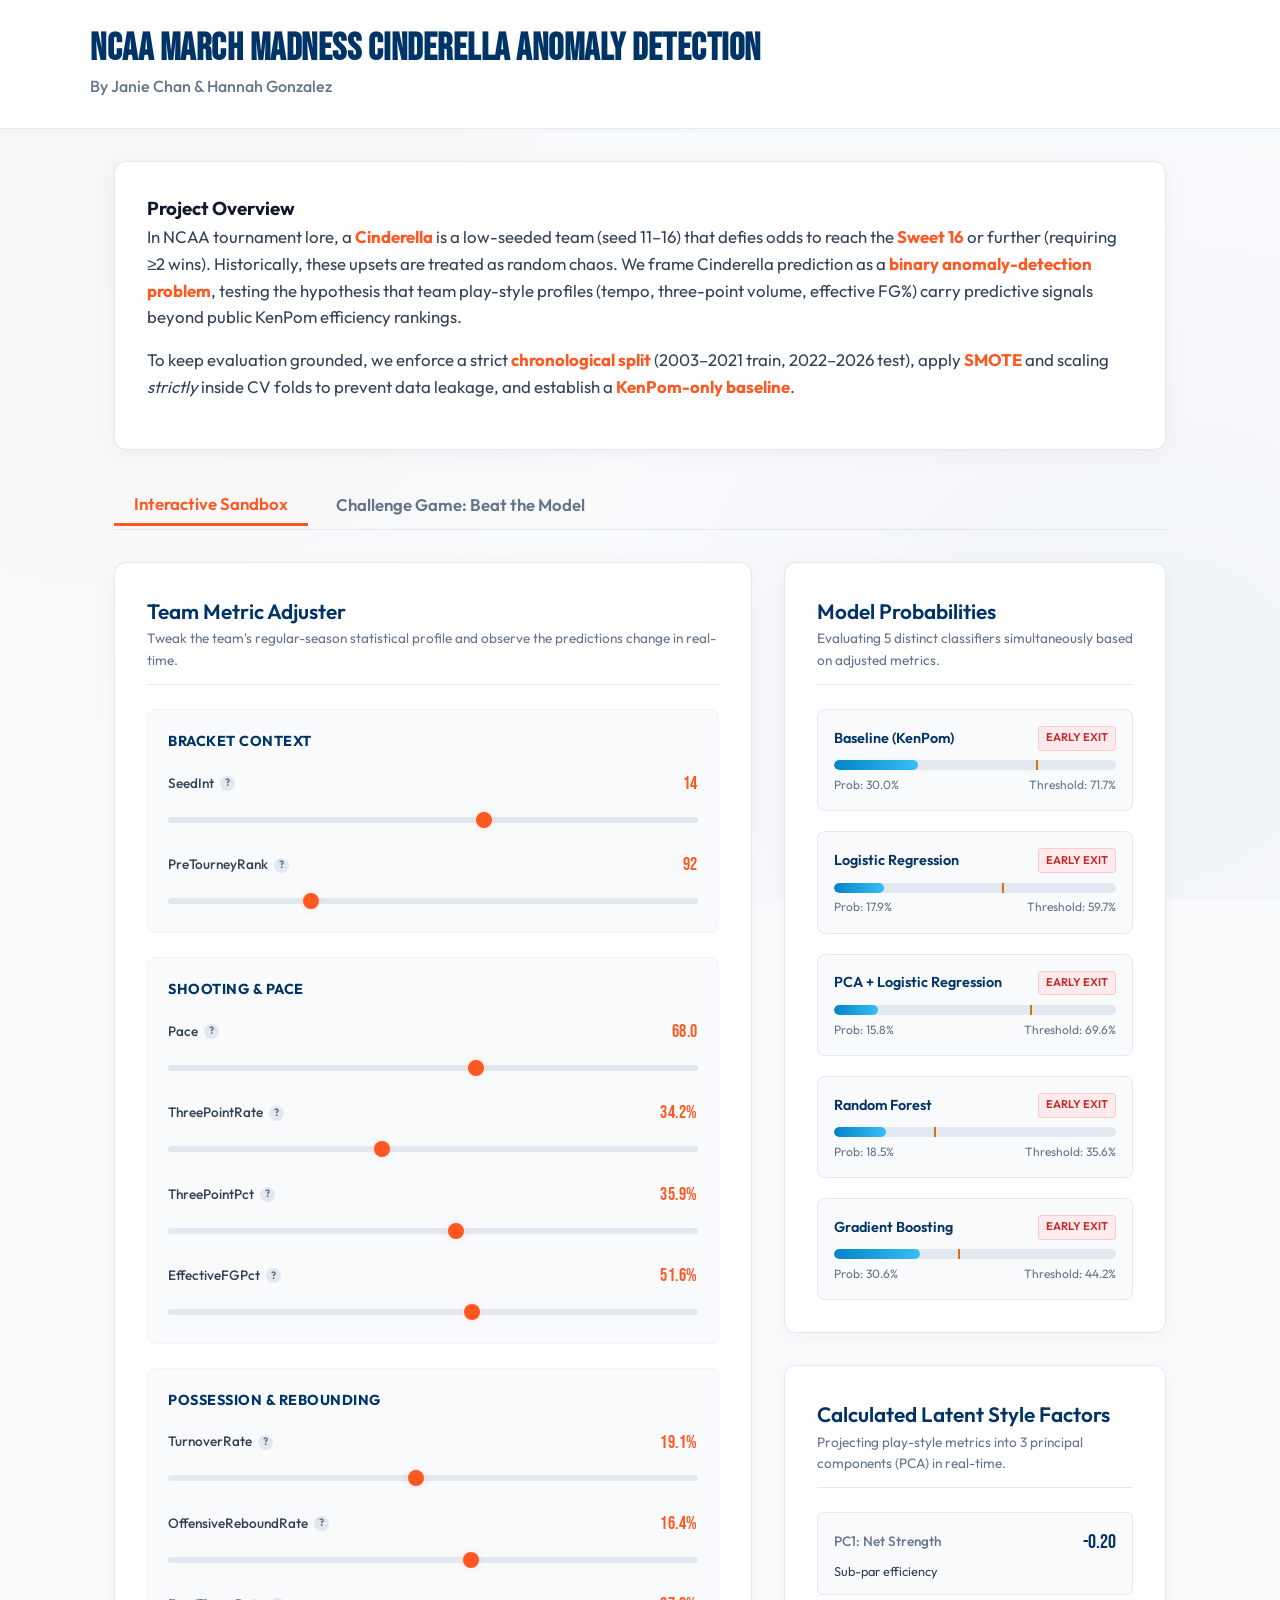
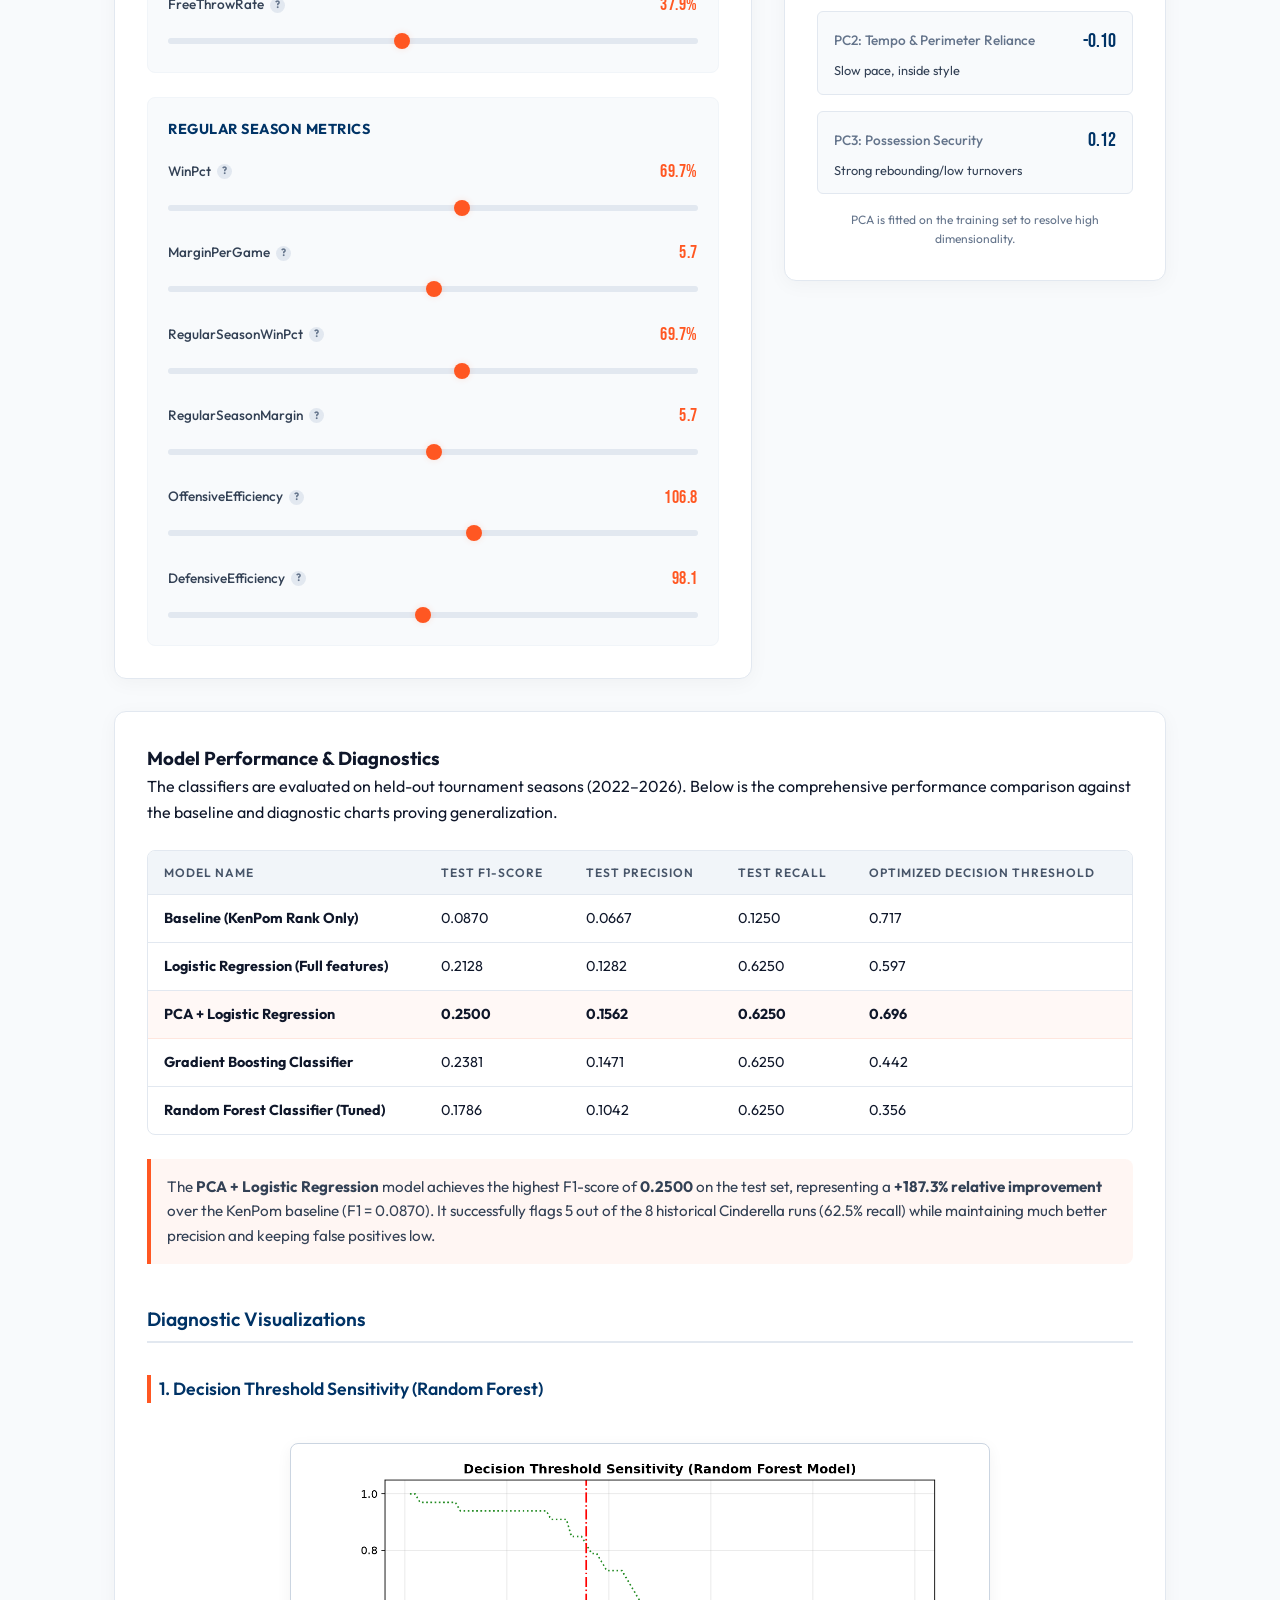
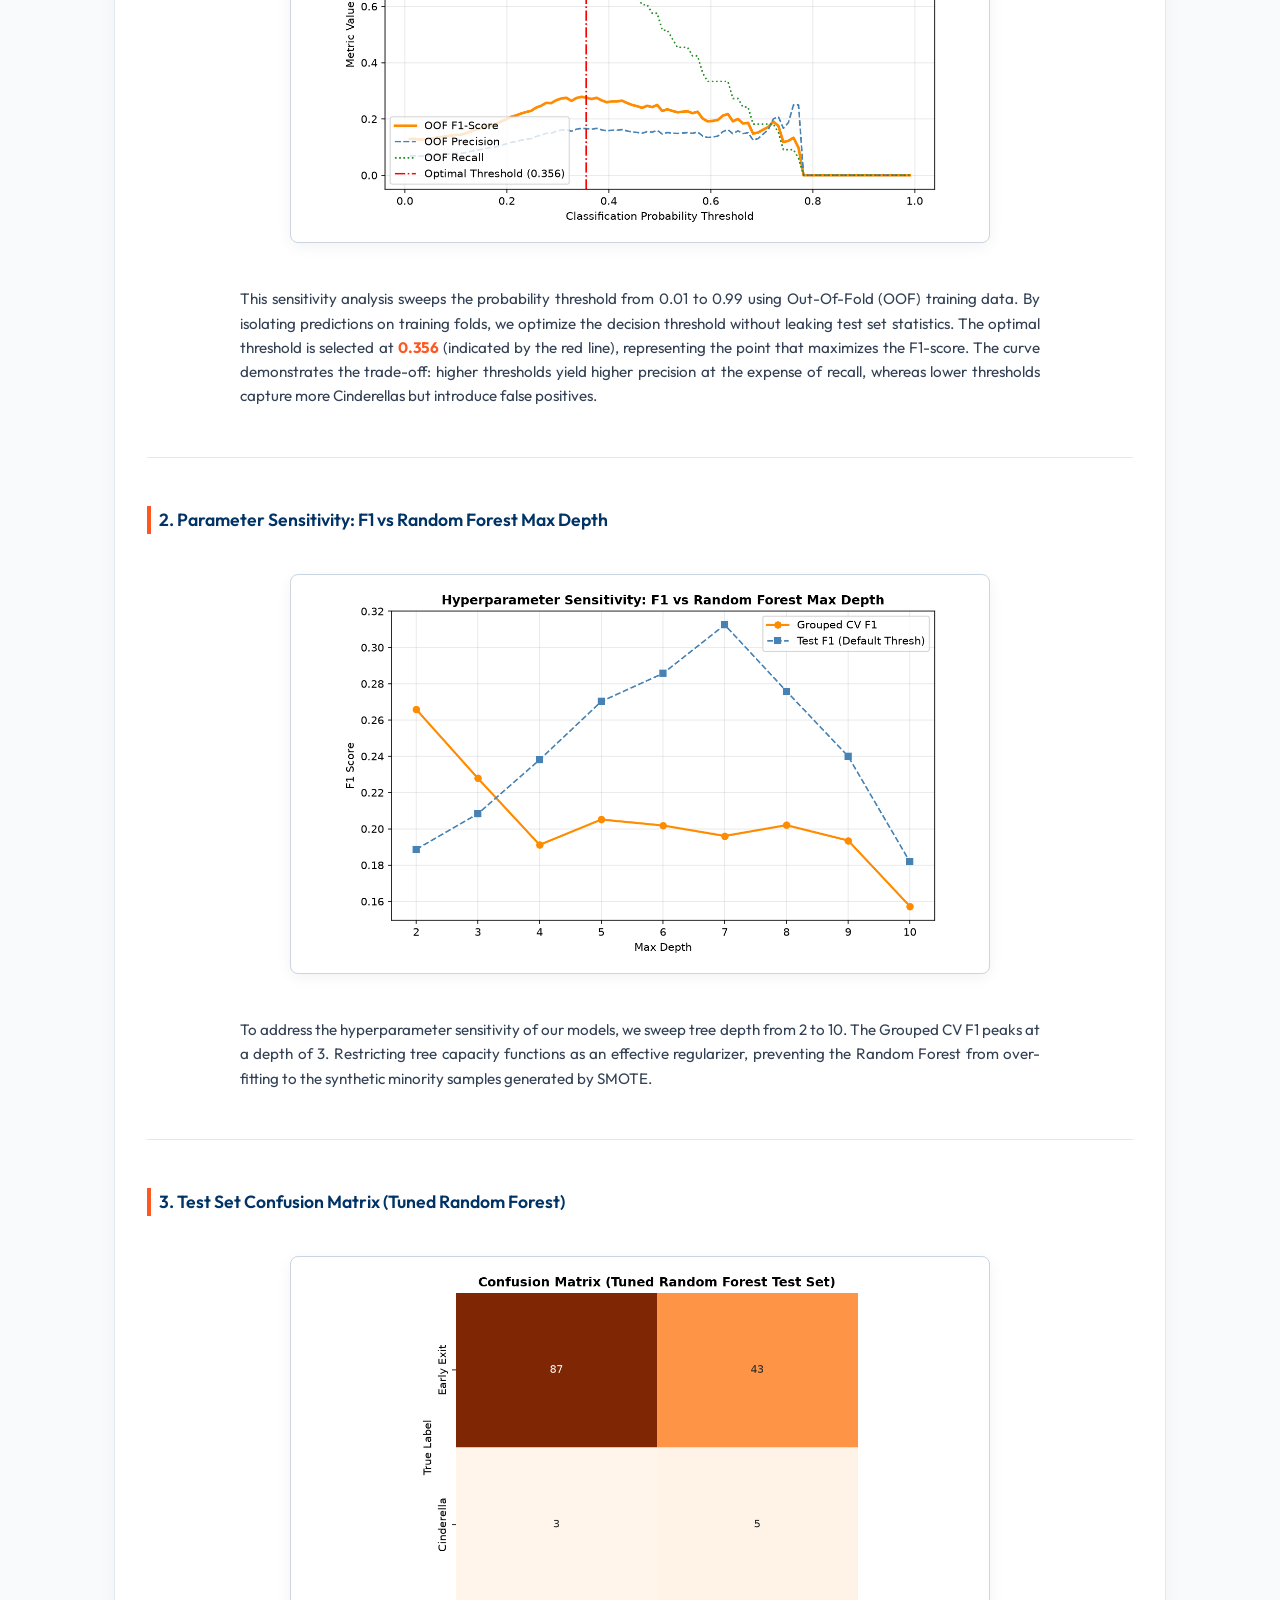
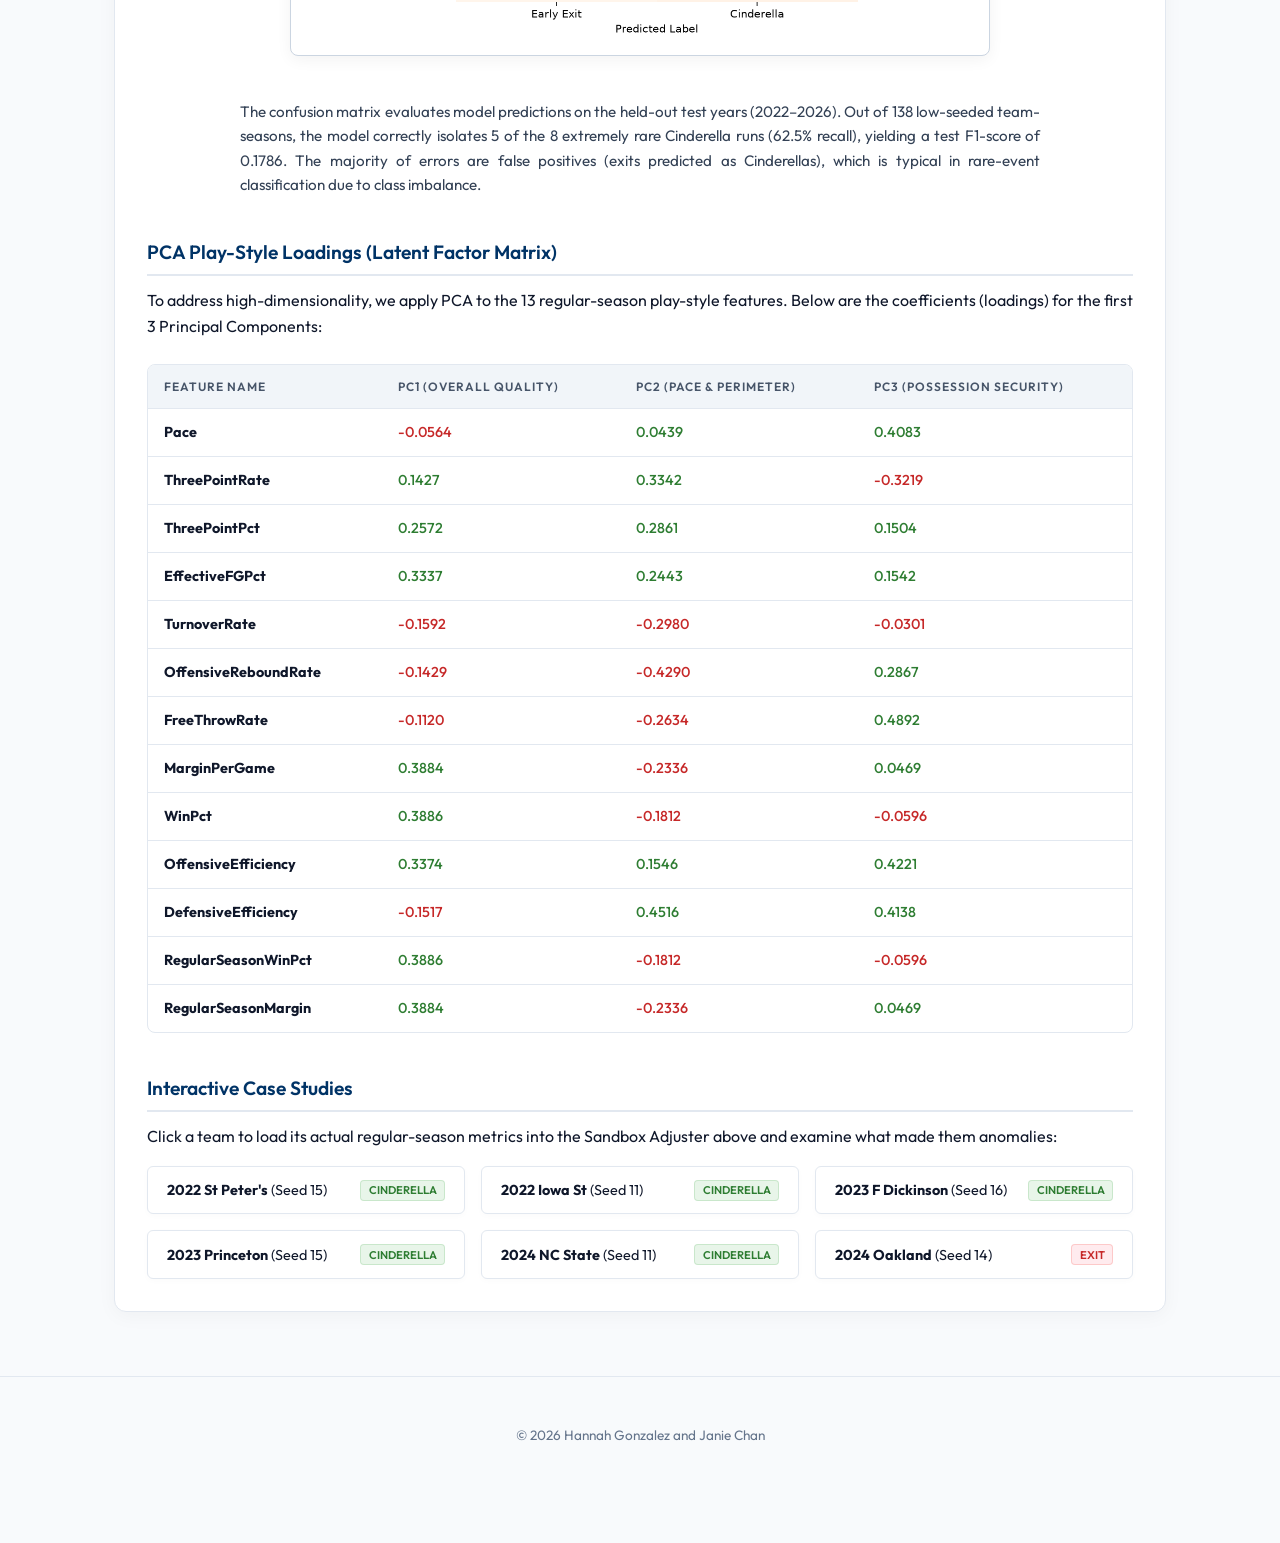
<file: index.html>
<!DOCTYPE html>
<html lang="en">
<head>
  <meta charset="UTF-8">
  <meta http-equiv="refresh" content="0; url=demo/index.html">
  <title>NCAA March Madness Cinderella Prediction</title>
  <script>
    window.location.href = "demo/index.html";
  </script>
</head>
<body>
  <div style="font-family: sans-serif; text-align: center; margin-top: 20vh; color: #475569;">
    <h2>Redirecting to Cinderella Classifier Demo...</h2>
    <p>If you are not redirected automatically, <a href="demo/index.html" style="color: #ff5722; font-weight: bold; text-decoration: none;">click here to enter the app</a>.</p>
  </div>
</body>
</html>
</file>
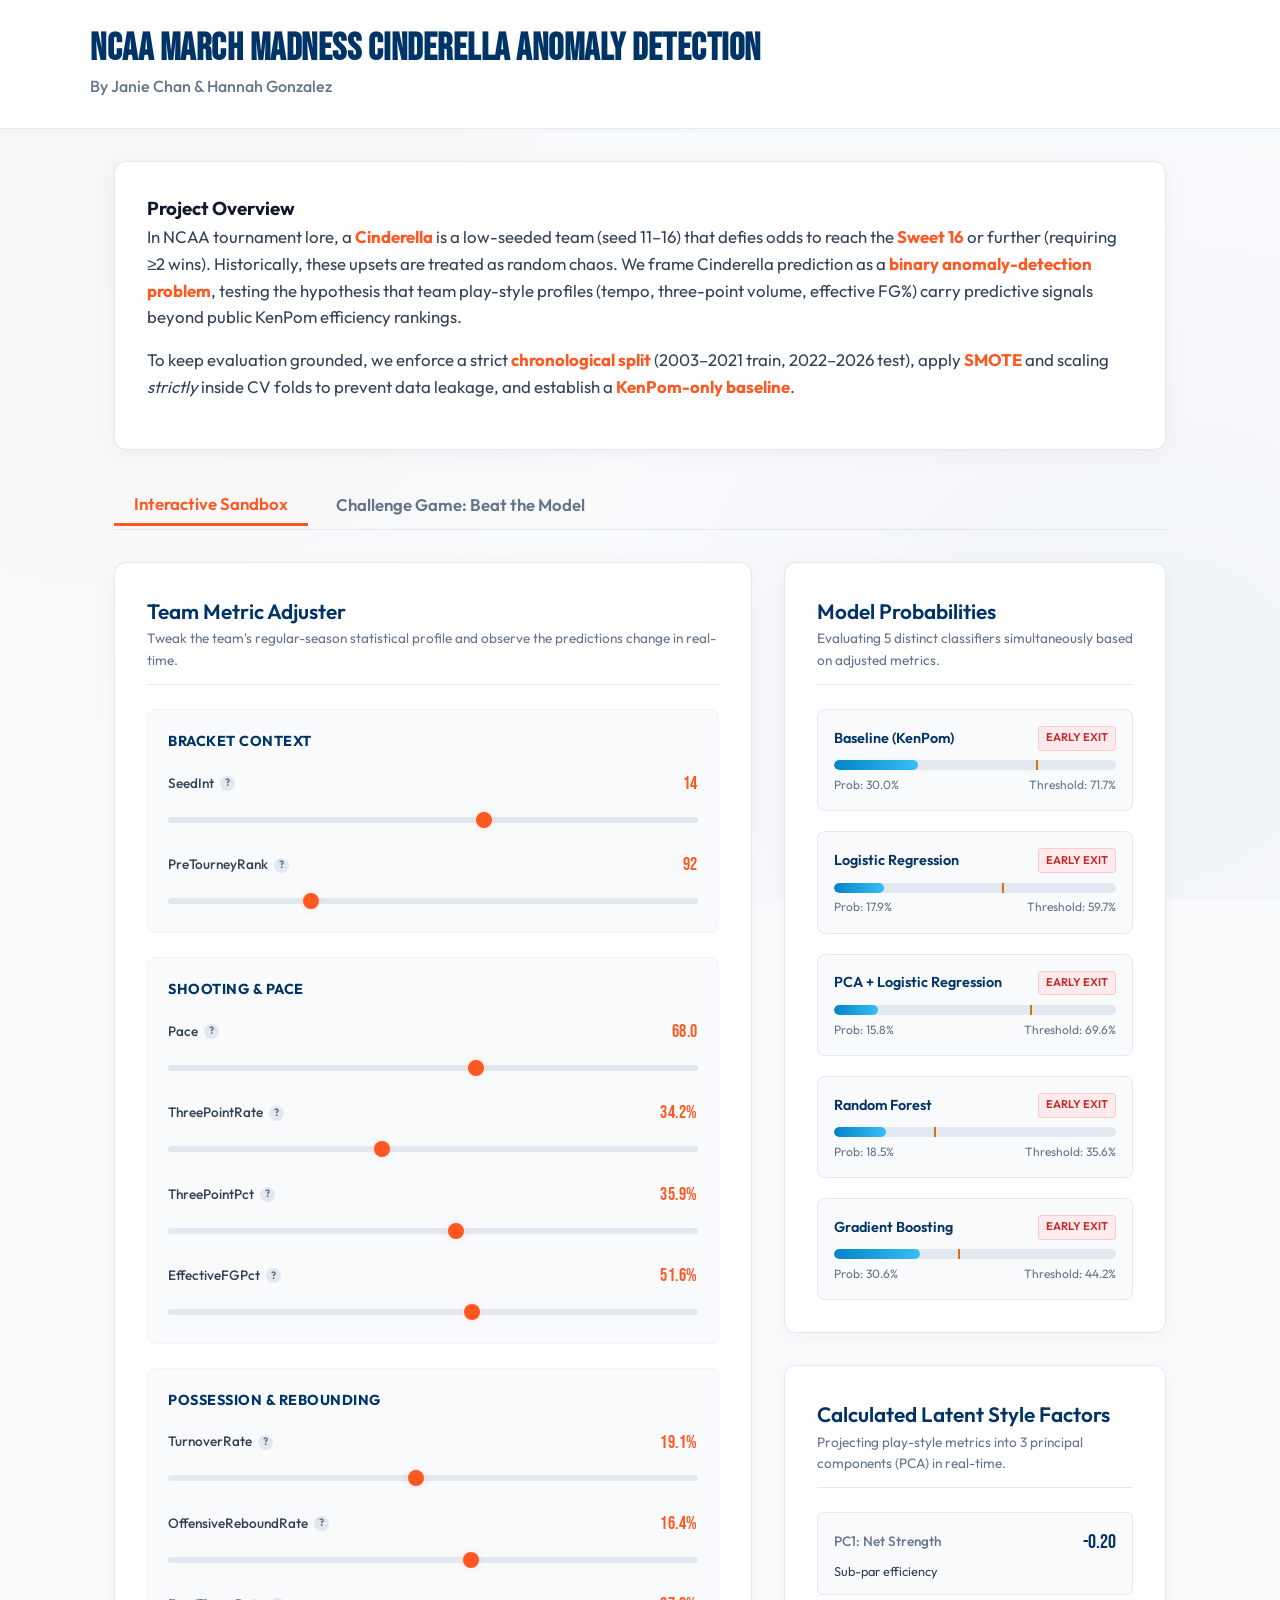
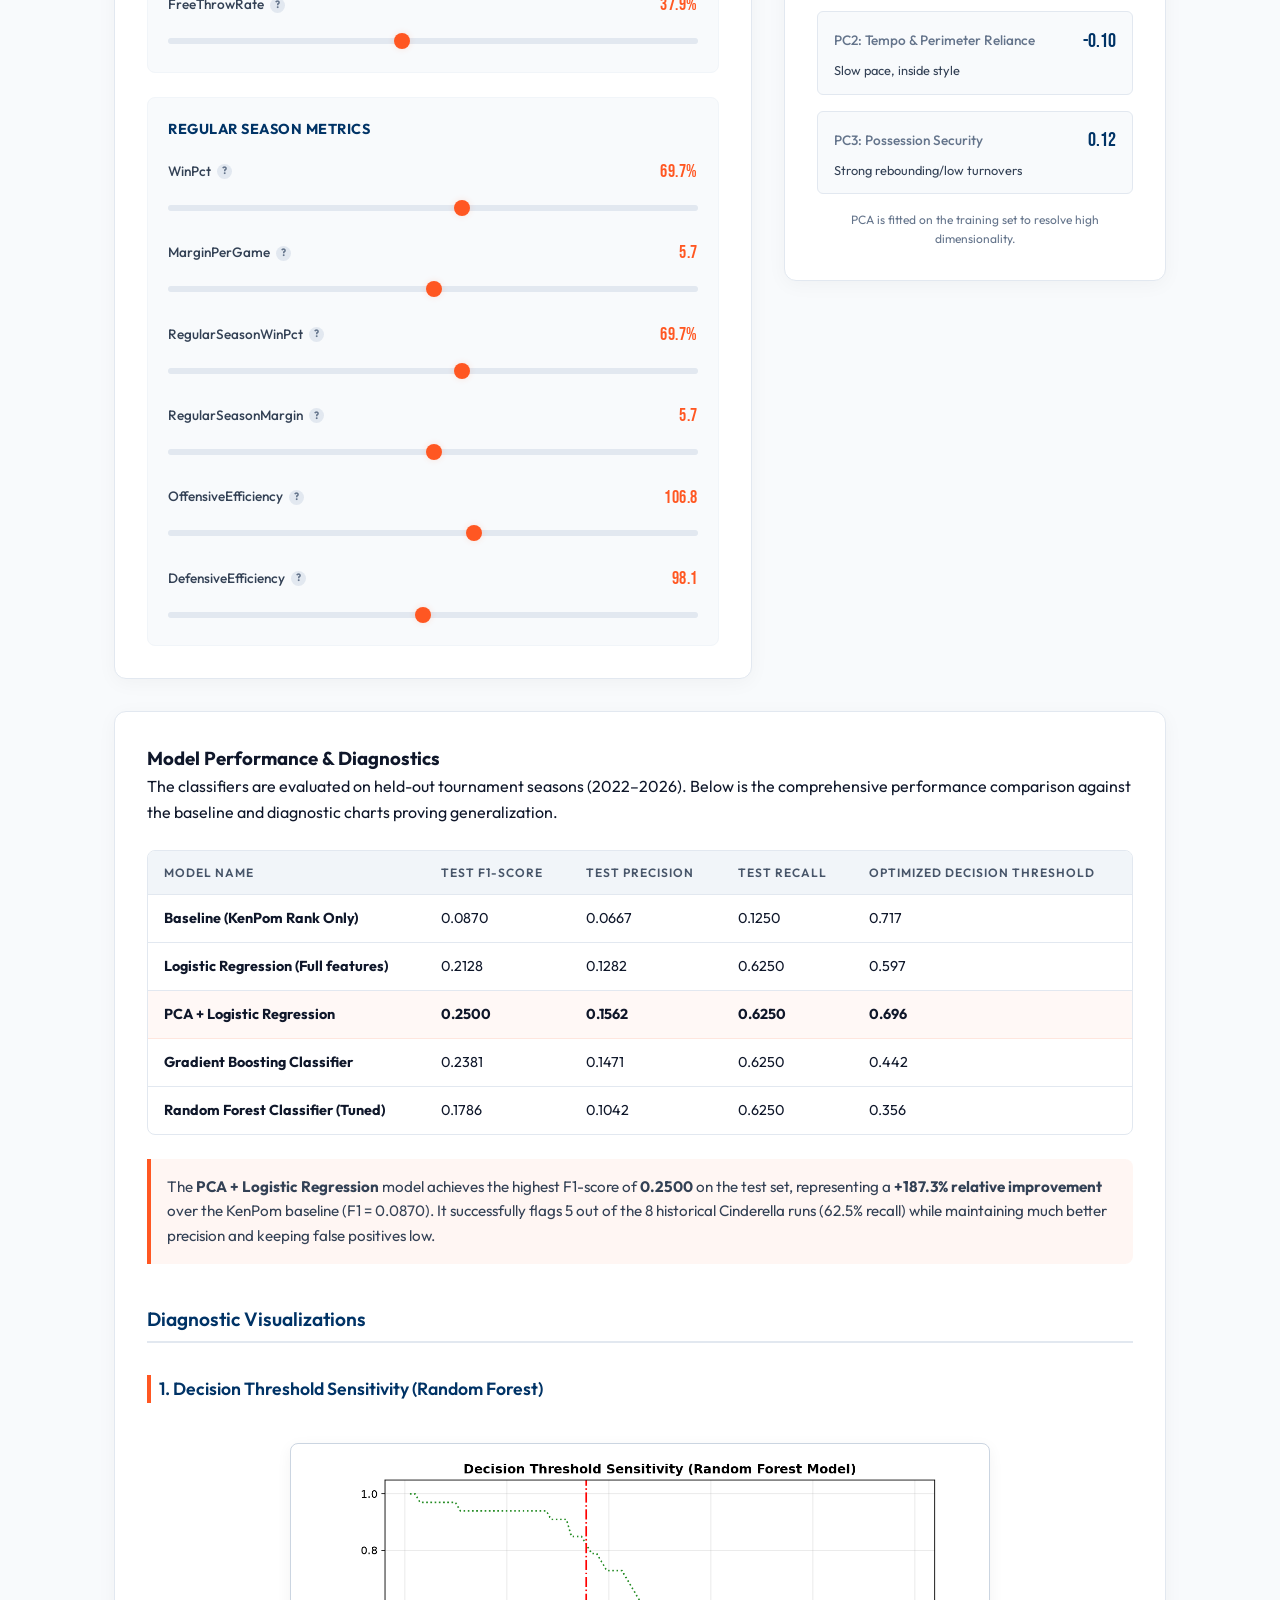
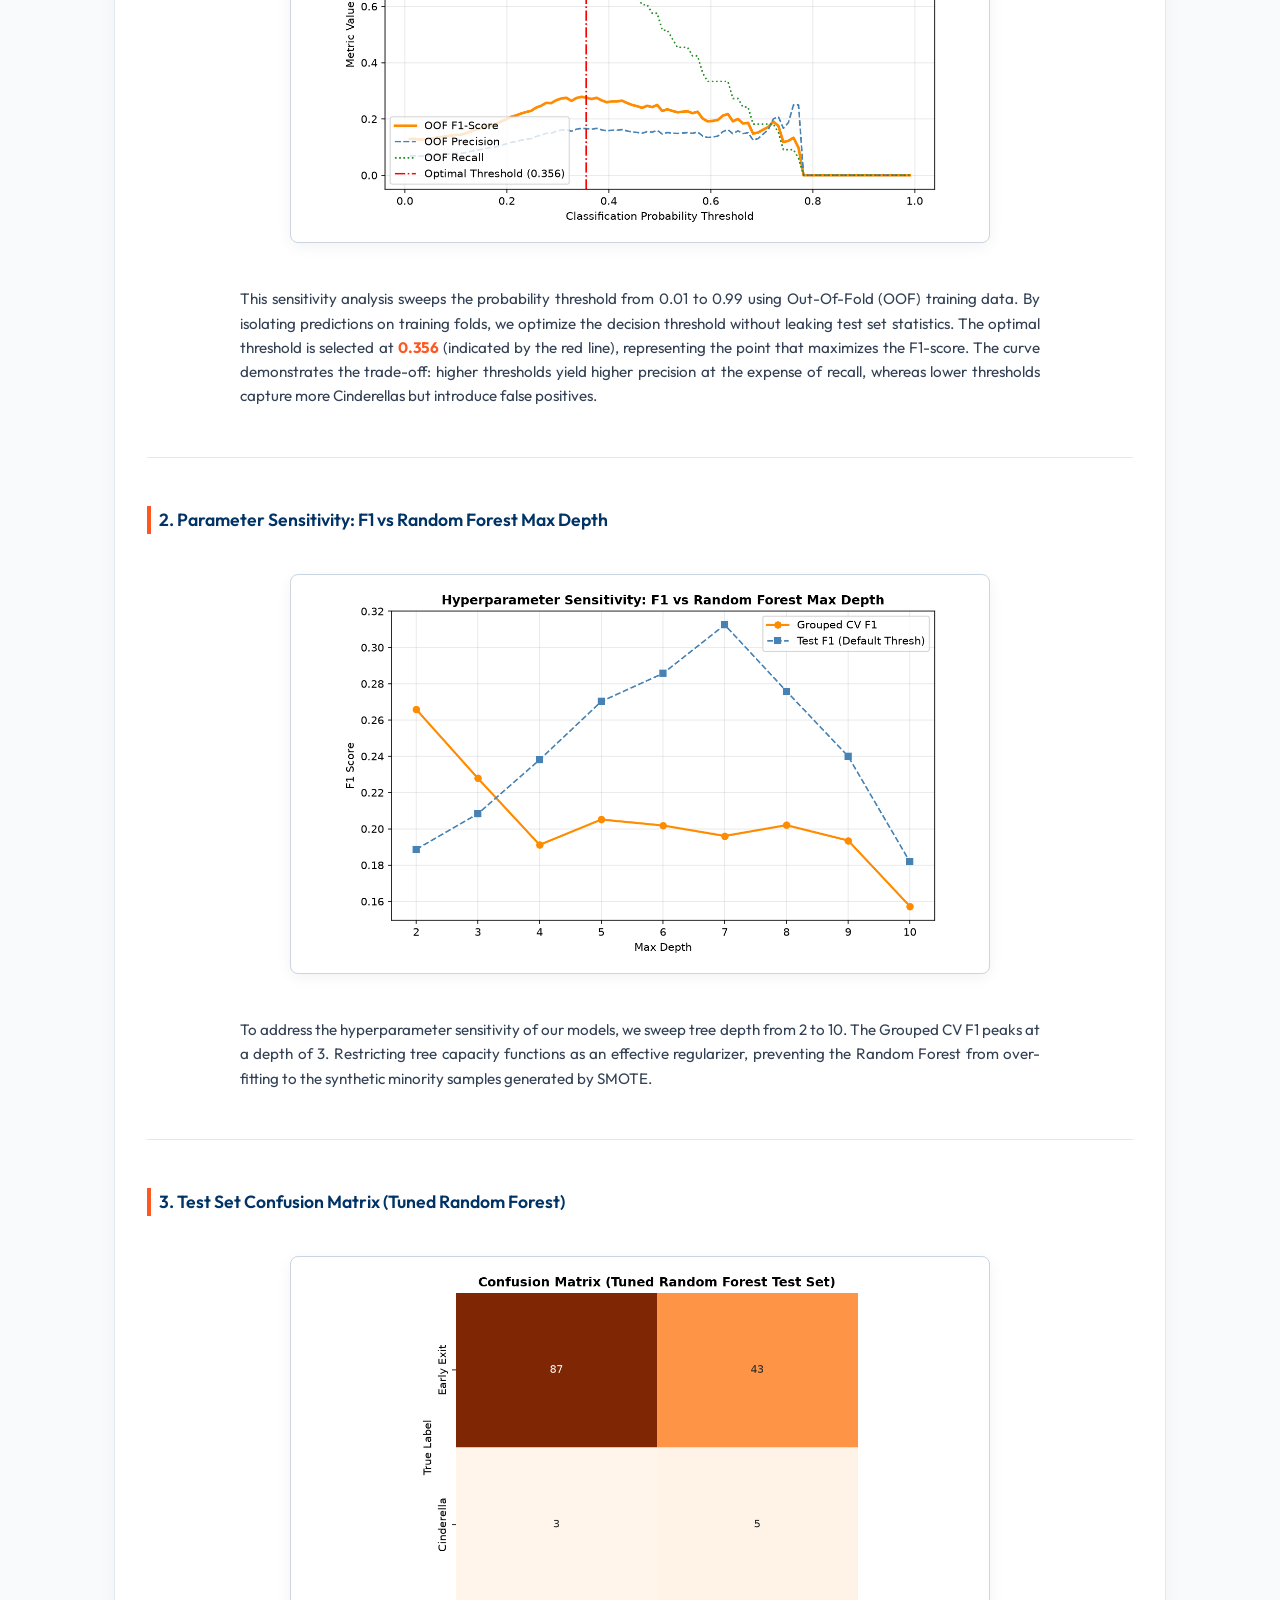
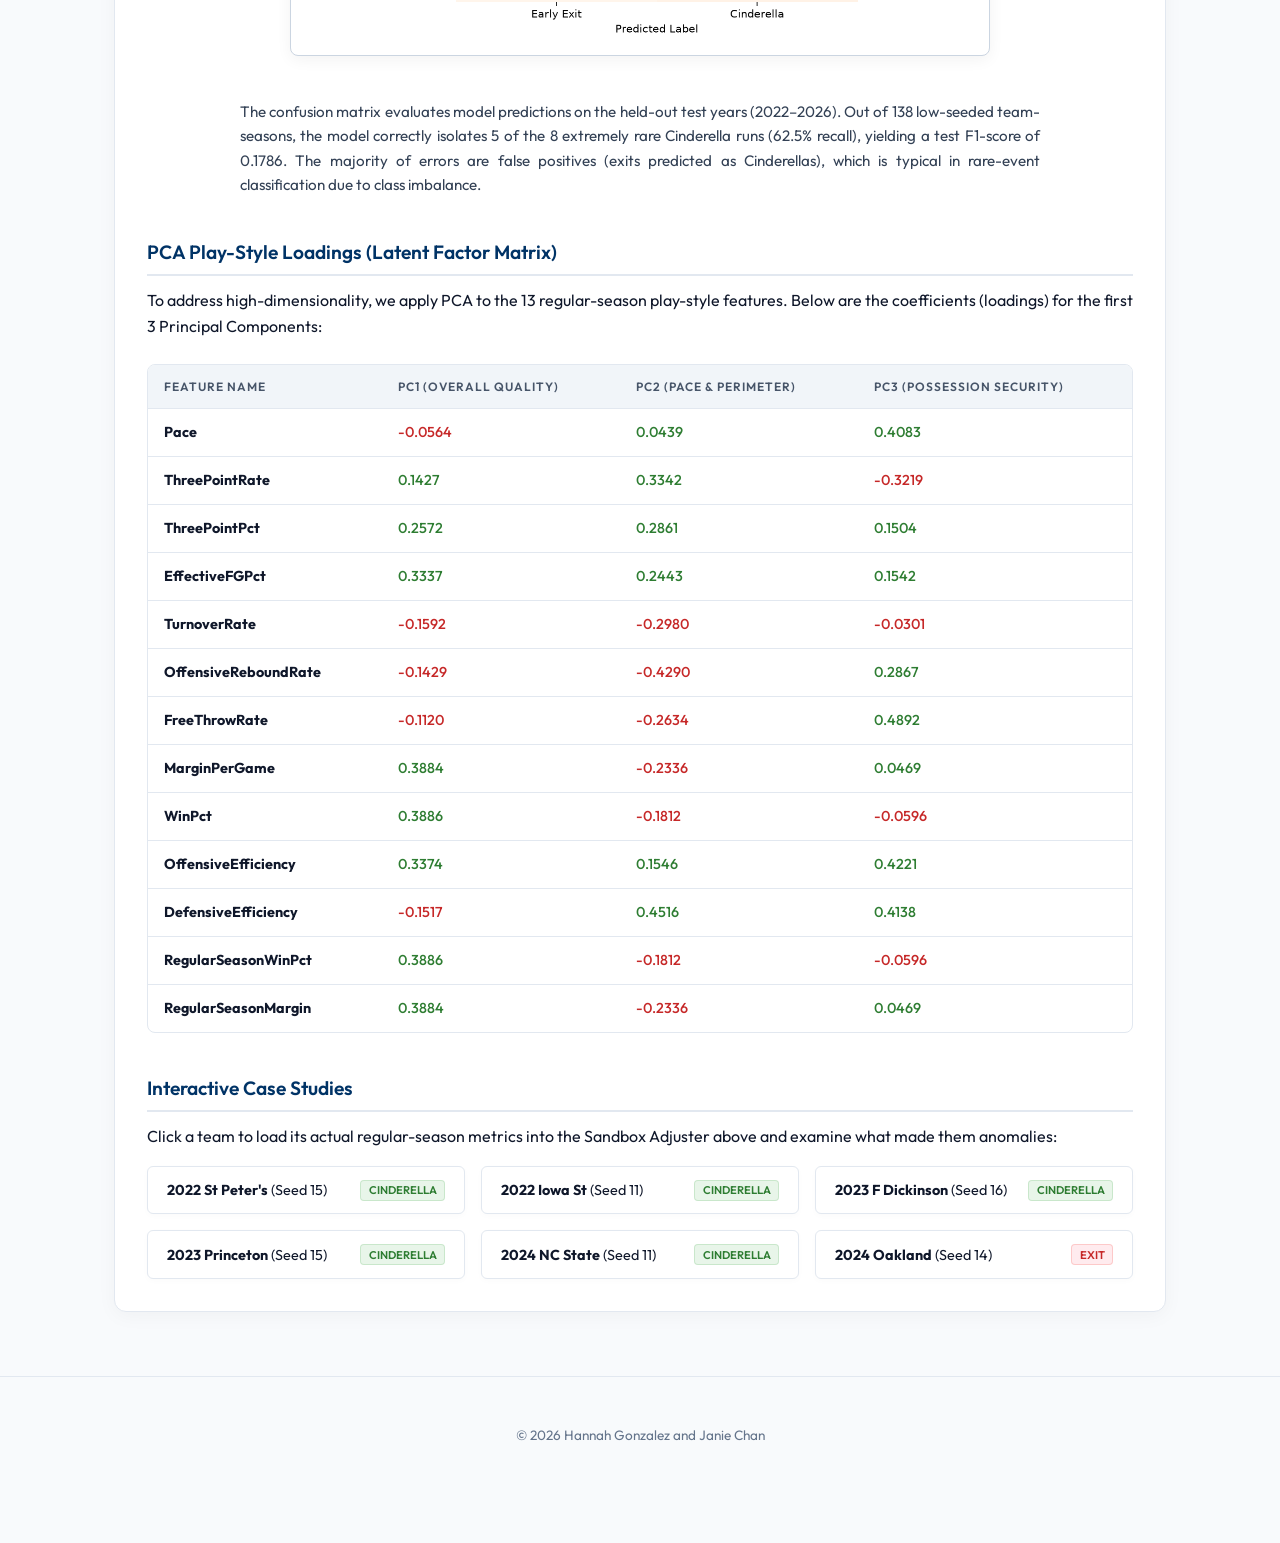
<file: demo/index.html>
<!DOCTYPE html>
<html lang="en">
<head>
  <meta charset="UTF-8">
  <meta name="viewport" content="width=device-width, initial-scale=1.0">
  <title>NCAA March Madness: Cinderella Anomaly Detection</title>
  <!-- SEO Tags -->
  <meta name="description" content="An interactive machine learning dashboard for predicting NCAA March Madness Cinderella anomalies using advanced models (Logistic Regression, Random Forest, Gradient Boosting, PCA) trained on historical tournament data.">
  <meta name="author" content="Janie Chan & Hannah Gonzalez">
  <link rel="preconnect" href="https://fonts.googleapis.com">
  <link rel="preconnect" href="https://fonts.gstatic.com" crossorigin>
  <link href="https://fonts.googleapis.com/css2?family=Outfit:wght@300;400;600;800&family=Bebas+Neue&display=swap" rel="stylesheet">
  <link rel="stylesheet" href="style.css">
</head>
<body>

  <!-- Premium Header -->
  <header class="app-header">
    <div class="header-container">
      <div>
        <h1>NCAA March Madness Cinderella Anomaly Detection</h1>
        <p class="authors-line">By Janie Chan & Hannah Gonzalez</p>
      </div>
    </div>
  </header>

  <main class="main-content">
    <!-- Project Overview -->
    <section class="card glass-panel intro-section" id="overview">
      <h3>Project Overview</h3>
      <p>
        In NCAA tournament lore, a <strong>Cinderella</strong> is a low-seeded team (seed 11–16) that defies odds to reach the <strong>Sweet 16</strong> or further (requiring &ge;2 wins). Historically, these upsets are treated as random chaos. We frame Cinderella prediction as a <strong>binary anomaly-detection problem</strong>, testing the hypothesis that team play-style profiles (tempo, three-point volume, effective FG%) carry predictive signals beyond public KenPom efficiency rankings.
      </p>
      <p>
        To keep evaluation grounded, we enforce a strict <strong>chronological split</strong> (2003–2021 train, 2022–2026 test), apply <strong>SMOTE</strong> and scaling <em>strictly</em> inside CV folds to prevent data leakage, and establish a <strong>KenPom-only baseline</strong>.
      </p>
    </section>

    <!-- Interactive Workspace Tabs -->
    <div class="workspace-tabs-wrapper">
      <button class="tab-btn active" id="tab-sandbox">
        Interactive Sandbox
      </button>
      <button class="tab-btn" id="tab-challenge">
        Challenge Game: Beat the Model
      </button>
    </div>

    <!-- 1. Interactive Sandbox Workspace -->
    <section id="sandbox-workspace" class="sandbox-grid">
      <!-- Left Column: Sliders -->
      <div class="card glass-panel input-panel">
        <div class="panel-header">
          <h3>Team Metric Adjuster</h3>
          <p>Tweak the team's regular-season statistical profile and observe the predictions change in real-time.</p>
        </div>
        <div id="sliders-grid" class="sliders-list">
          <!-- Dynamically populated sliders -->
        </div>
      </div>

      <!-- Right Column: Real-time Predictions & PCA -->
      <div class="prediction-side">
        <!-- Live ML Outputs -->
        <div class="card glass-panel output-panel">
          <div class="panel-header">
            <h3>Model Probabilities</h3>
            <p>Evaluating 5 distinct classifiers simultaneously based on adjusted metrics.</p>
          </div>
          <div id="predictions-list" class="predictions-stack">
            <!-- Dynamically populated prediction bars -->
          </div>
        </div>

        <!-- Live Latent Factors -->
        <div class="card glass-panel pca-panel">
          <div class="panel-header">
            <h3>Calculated Latent Style Factors</h3>
            <p>Projecting play-style metrics into 3 principal components (PCA) in real-time.</p>
          </div>
          <div class="pca-grid">
            <div class="pca-card">
              <div class="pca-meta">
                <span class="pca-title">PC1: Net Strength</span>
                <span class="pca-val" id="pca-pc1-val">0.00</span>
              </div>
              <p class="pca-desc" id="pca-pc1-desc">Calculated component...</p>
            </div>
            <div class="pca-card">
              <div class="pca-meta">
                <span class="pca-title">PC2: Tempo & Perimeter Reliance</span>
                <span class="pca-val" id="pca-pc2-val">0.00</span>
              </div>
              <p class="pca-desc" id="pca-pc2-desc">Calculated component...</p>
            </div>
            <div class="pca-card">
              <div class="pca-meta">
                <span class="pca-title">PC3: Possession Security</span>
                <span class="pca-val" id="pca-pc3-val">0.00</span>
              </div>
              <p class="pca-desc" id="pca-pc3-desc">Calculated component...</p>
            </div>
          </div>
          <p class="pca-footer-note">
            PCA is fitted on the training set to resolve high dimensionality.
          </p>
        </div>
      </div>
    </section>

    <!-- 2. Challenge Mode Workspace (Hidden by default) -->
    <section id="challenge-workspace" class="challenge-container" style="display: none;">
      <div class="challenge-split">
        <!-- Game Play area -->
        <div class="card glass-panel challenge-game-card">
          <div class="panel-header">
            <h3>Can You Predict the Cinderella?</h3>
            <p>Below are the actual regular season metrics of a real tournament team (Seed 11–16) drawn from the 2022–2026 test years. Make your guess, check the models, and reveal the truth!</p>
          </div>
          
          <div class="mystery-box-badge">Mystery Team Case</div>
          
          <div id="challenge-stats-grid" class="challenge-stats-grid">
            <!-- Dynamically populated -->
          </div>

          <div class="challenge-actions-group">
            <div class="user-guess-area">
              <span class="prompt-text">Your Guess:</span>
              <div class="btn-group">
                <button class="btn-toggle btn-guess" id="guess-exit-btn">Early Exit</button>
                <button class="btn-toggle btn-guess" id="guess-cindy-btn">Cinderella</button>
              </div>
            </div>
            <div class="game-play-btns">
              <button class="btn-action" id="challenge-reveal-btn" disabled>Reveal Outcome</button>
              <button class="btn-secondary" id="challenge-next-btn">Next Team</button>
            </div>
          </div>

          <!-- Reveal Area -->
          <div id="challenge-outcome-wrapper" style="display: none; margin-top: 2rem;">
            <div id="challenge-outcome-card">
              <!-- Dynamically populated -->
            </div>
            
            <div class="model-comparison-table-wrapper" style="margin-top: 1.5rem;">
              <h5>How the Models Classified this Team:</h5>
              <table class="model-comparison-table">
                <thead>
                  <tr>
                    <th>Model</th>
                    <th>Model Probability</th>
                    <th>Model Prediction</th>
                    <th>Result</th>
                  </tr>
                </thead>
                <tbody id="challenge-details-body">
                  <!-- Dynamically populated -->
                </tbody>
              </table>
            </div>
          </div>
        </div>

        <!-- Scoreboard area -->
        <div class="card glass-panel challenge-score-card">
          <h3>Game Scoreboard</h3>
          <p>Accuracy on held-out test data (2022–2026)</p>
          <div class="scoreboard-stats">
            <div class="score-row">
              <span>Your Score:</span>
              <strong id="score-user" class="glow-text">0/0</strong>
            </div>
            <div class="score-row">
              <span>Random Forest (Tuned):</span>
              <strong id="score-rf">0/0</strong>
            </div>
            <div class="score-row">
              <span>Gradient Boosting:</span>
              <strong id="score-gbm">0/0</strong>
            </div>
            <div class="score-row">
              <span>KenPom Baseline:</span>
              <strong id="score-baseline">0/0</strong>
            </div>
          </div>
        </div>
      </div>
    </section>

    <!-- Analytics, Model Details, and Plots Section -->
    <section class="card glass-panel analytics-section" id="analytics">
      <h3>Model Performance & Diagnostics</h3>
      <p>
        The classifiers are evaluated on held-out tournament seasons (2022–2026). Below is the comprehensive performance comparison against the baseline and diagnostic charts proving generalization.
      </p>

      <!-- Comparative Metrics Table -->
      <div class="table-wrapper">
        <table class="metrics-table">
          <thead>
            <tr>
              <th>Model Name</th>
              <th>Test F1-Score</th>
              <th>Test Precision</th>
              <th>Test Recall</th>
              <th>Optimized Decision Threshold</th>
            </tr>
          </thead>
          <tbody>
            <tr>
              <td><strong>Baseline (KenPom Rank Only)</strong></td>
              <td>0.0870</td>
              <td>0.0667</td>
              <td>0.1250</td>
              <td>0.717</td>
            </tr>
            <tr>
              <td><strong>Logistic Regression (Full features)</strong></td>
              <td>0.2128</td>
              <td>0.1282</td>
              <td>0.6250</td>
              <td>0.597</td>
            </tr>
            <tr class="highlight-row">
              <td><strong>PCA + Logistic Regression</strong></td>
              <td><strong>0.2500</strong></td>
              <td><strong>0.1562</strong></td>
              <td><strong>0.6250</strong></td>
              <td><strong>0.696</strong></td>
            </tr>
            <tr>
              <td><strong>Gradient Boosting Classifier</strong></td>
              <td>0.2381</td>
              <td>0.1471</td>
              <td>0.6250</td>
              <td>0.442</td>
            </tr>
            <tr>
              <td><strong>Random Forest Classifier (Tuned)</strong></td>
              <td>0.1786</td>
              <td>0.1042</td>
              <td>0.6250</td>
              <td>0.356</td>
            </tr>
          </tbody>
        </table>
      </div>

      <div class="highlight-note">
        The <strong>PCA + Logistic Regression</strong> model achieves the highest F1-score of <strong>0.2500</strong> on the test set, representing a <strong>+187.3% relative improvement</strong> over the KenPom baseline (F1 = 0.0870). It successfully flags 5 out of the 8 historical Cinderella runs (62.5% recall) while maintaining much better precision and keeping false positives low.
      </div>

      <!-- Diagnostic Visualizations -->
      <h4 class="section-subtitle">Diagnostic Visualizations</h4>
      <div class="plots-report-layout">
        <div class="report-plot-card">
          <h5>1. Decision Threshold Sensitivity (Random Forest)</h5>
          <div class="plot-wrapper">
            <img src="threshold_sensitivity.png" alt="Decision Threshold Sensitivity Plot" class="diagnostic-img">
          </div>
          <p class="plot-explanation">
            This sensitivity analysis sweeps the probability threshold from 0.01 to 0.99 using Out-Of-Fold (OOF) training data. By isolating predictions on training folds, we optimize the decision threshold without leaking test set statistics. The optimal threshold is selected at <strong>0.356</strong> (indicated by the red line), representing the point that maximizes the F1-score. The curve demonstrates the trade-off: higher thresholds yield higher precision at the expense of recall, whereas lower thresholds capture more Cinderellas but introduce false positives.
          </p>
        </div>

        <div class="report-plot-card">
          <h5>2. Parameter Sensitivity: F1 vs Random Forest Max Depth</h5>
          <div class="plot-wrapper">
            <img src="parameter_sensitivity_depth.png" alt="Parameter Sensitivity Plot" class="diagnostic-img">
          </div>
          <p class="plot-explanation">
            To address the hyperparameter sensitivity of our models, we sweep tree depth from 2 to 10. The Grouped CV F1 peaks at a depth of 3. Restricting tree capacity functions as an effective regularizer, preventing the Random Forest from over-fitting to the synthetic minority samples generated by SMOTE.
          </p>
        </div>

        <div class="report-plot-card">
          <h5>3. Test Set Confusion Matrix (Tuned Random Forest)</h5>
          <div class="plot-wrapper">
            <img src="confusion_matrix_final_model.png" alt="Confusion Matrix Plot" class="diagnostic-img">
          </div>
          <p class="plot-explanation">
            The confusion matrix evaluates model predictions on the held-out test years (2022–2026). Out of 138 low-seeded team-seasons, the model correctly isolates 5 of the 8 extremely rare Cinderella runs (62.5% recall), yielding a test F1-score of 0.1786. The majority of errors are false positives (exits predicted as Cinderellas), which is typical in rare-event classification due to class imbalance.
          </p>
        </div>
      </div>

      <!-- PCA Latent Factor Loadings -->
      <h4 class="section-subtitle">PCA Play-Style Loadings (Latent Factor Matrix)</h4>
      <p>
        To address high-dimensionality, we apply PCA to the 13 regular-season play-style features. Below are the coefficients (loadings) for the first 3 Principal Components:
      </p>
      <div class="table-wrapper">
        <table class="pca-loadings-table">
          <thead>
            <tr>
              <th>Feature Name</th>
              <th>PC1 (Overall Quality)</th>
              <th>PC2 (Pace & Perimeter)</th>
              <th>PC3 (Possession security)</th>
            </tr>
          </thead>
          <tbody id="pca-loadings-body">
            <!-- Dynamically populated -->
          </tbody>
        </table>
      </div>
      
      <!-- Interactive Case Studies -->
      <h4 class="section-subtitle">Interactive Case Studies</h4>
      <p>Click a team to load its actual regular-season metrics into the Sandbox Adjuster above and examine what made them anomalies:</p>
      <div id="case-studies-list" class="case-studies-grid">
        <!-- Dynamically populated -->
      </div>
    </section>
  </main>

  <footer class="app-footer">
    <p>&copy; 2026 Hannah Gonzalez and Janie Chan</p>
  </footer>

  <!-- Scripts -->
  <script src="model-data.js"></script>
  <script src="app.js"></script>
</body>
</html>
</file>
<file: demo/style.css>
/* Premium Light Design System for NCAA Cinderella Classifier */
:root {
  --bg-main: #f8fafc;
  --bg-card: #ffffff;
  --bg-card-hover: #f1f5f9;
  --border-color: #e2e8f0;
  --ncaa-orange: #ff5722;
  --ncaa-orange-glow: rgba(255, 87, 34, 0.15);
  --ncaa-blue: #003366;
  --ncaa-blue-glow: rgba(0, 51, 102, 0.1);
  --text-main: #0f172a;
  --text-muted: #64748b;
  --color-cindy: #2e7d32;
  --color-cindy-glow: #e8f5e9;
  --color-exit: #c62828;
  --color-exit-glow: #ffebee;
  --font-body: 'Outfit', sans-serif;
  --font-display: 'Bebas Neue', sans-serif;
}

* {
  box-sizing: border-box;
  margin: 0;
  padding: 0;
}

body {
  font-family: var(--font-body);
  background-color: var(--bg-main);
  color: var(--text-main);
  line-height: 1.6;
  background-image: radial-gradient(circle at 10% 20%, rgba(255, 87, 34, 0.03) 0%, transparent 45%),
                    radial-gradient(circle at 90% 80%, rgba(0, 51, 102, 0.03) 0%, transparent 45%);
  background-attachment: fixed;
  padding-bottom: 3rem;
}

/* Header Styling */
.app-header {
  background-color: #ffffff;
  border-bottom: 1px solid var(--border-color);
  padding: 1.75rem 5%;
  position: sticky;
  top: 0;
  z-index: 100;
  box-shadow: 0 2px 10px rgba(0, 0, 0, 0.02);
}

.header-container {
  max-width: 1100px;
  margin: 0 auto;
  display: flex;
  justify-content: space-between;
  align-items: center;
}

.app-header h1 {
  font-family: var(--font-display);
  font-size: 2.4rem;
  line-height: 1.1;
  letter-spacing: 0.5px;
  color: var(--ncaa-blue);
}

.authors-line {
  font-size: 1rem;
  color: var(--text-muted);
  font-weight: 500;
  margin-top: 0.25rem;
}

/* Layout container */
.main-content {
  max-width: 1100px;
  margin: 2rem auto;
  padding: 0 1.5rem;
}

/* Card glass styling */
.card {
  background: var(--bg-card);
  border: 1px solid var(--border-color);
  border-radius: 12px;
  padding: 2rem;
  margin-bottom: 2rem;
  box-shadow: 0 4px 20px rgba(0, 0, 0, 0.04);
  transition: box-shadow 0.3s;
}

.card:hover {
  box-shadow: 0 6px 25px rgba(0, 0, 0, 0.06);
}

.intro-section p {
  margin-bottom: 1rem;
  font-size: 1.05rem;
  color: #334155;
}

.intro-section strong {
  color: var(--ncaa-orange);
}

/* Tabs switcher */
.workspace-tabs-wrapper {
  display: flex;
  gap: 0.5rem;
  margin-bottom: 2rem;
  border-bottom: 1px solid var(--border-color);
  padding-bottom: 0.25rem;
}

.tab-btn {
  background: transparent;
  border: none;
  color: var(--text-muted);
  font-family: var(--font-body);
  font-size: 1.05rem;
  font-weight: 600;
  padding: 0.6rem 1.25rem;
  cursor: pointer;
  border-radius: 6px 6px 0 0;
  transition: all 0.2s;
  position: relative;
  top: 1px;
}

.tab-btn:hover {
  color: var(--ncaa-blue);
  background: rgba(0, 51, 102, 0.03);
}

.tab-btn.active {
  color: var(--ncaa-orange);
  border-bottom: 3px solid var(--ncaa-orange);
  background: transparent;
}

/* Sandbox Mode Grid */
.sandbox-grid {
  display: grid;
  grid-template-columns: 1.25fr 0.75fr;
  gap: 2rem;
}

@media (max-width: 900px) {
  .sandbox-grid {
    grid-template-columns: 1fr;
  }
}

.panel-header {
  margin-bottom: 1.5rem;
  border-bottom: 1px solid var(--border-color);
  padding-bottom: 0.75rem;
}

.panel-header h3 {
  font-size: 1.3rem;
  font-weight: 600;
  color: var(--ncaa-blue);
}

.panel-header p {
  font-size: 0.85rem;
  color: var(--text-muted);
}

/* Sliders Section */
.sliders-list {
  display: flex;
  flex-direction: column;
  gap: 1.5rem;
}

.slider-section-box {
  background: #f8fafc;
  border: 1px solid #f1f5f9;
  padding: 1.25rem;
  border-radius: 8px;
}

.slider-section-box h4 {
  color: var(--ncaa-blue);
  font-size: 0.9rem;
  margin-bottom: 1rem;
  text-transform: uppercase;
  letter-spacing: 0.5px;
}

.slider-control-card {
  margin-bottom: 1.25rem;
}

.slider-control-card:last-child {
  margin-bottom: 0;
}

.slider-header-meta {
  display: flex;
  justify-content: space-between;
  align-items: center;
  margin-bottom: 0.4rem;
}

.slider-label {
  font-size: 0.85rem;
  font-weight: 500;
  color: #334155;
  display: flex;
  align-items: center;
  gap: 0.4rem;
}

.tooltip-icon {
  background: #e2e8f0;
  color: #64748b;
  width: 15px;
  height: 15px;
  border-radius: 50%;
  font-size: 0.65rem;
  display: inline-flex;
  align-items: center;
  justify-content: center;
  cursor: help;
  font-weight: bold;
  transition: all 0.2s;
}

.tooltip-icon:hover {
  background: var(--ncaa-orange);
  color: white;
}

.slider-display-val {
  font-family: var(--font-display);
  font-size: 1.15rem;
  color: var(--ncaa-orange);
  letter-spacing: 0.5px;
}

/* Custom Slider styling */
input[type="range"] {
  -webkit-appearance: none;
  width: 100%;
  height: 6px;
  background: #e2e8f0;
  border-radius: 3px;
  outline: none;
  transition: background 0.3s;
}

input[type="range"]:hover {
  background: #cbd5e1;
}

input[type="range"]::-webkit-slider-thumb {
  -webkit-appearance: none;
  width: 16px;
  height: 16px;
  border-radius: 50%;
  background: var(--ncaa-orange);
  cursor: pointer;
  box-shadow: 0 0 6px var(--ncaa-orange-glow);
  transition: transform 0.1s;
}

input[type="range"]::-webkit-slider-thumb:hover {
  transform: scale(1.25);
}

/* Model probability stacks */
.predictions-stack {
  display: flex;
  flex-direction: column;
  gap: 1.25rem;
}

.model-row-card {
  background: #f8fafc;
  border: 1px solid var(--border-color);
  padding: 1rem;
  border-radius: 8px;
  transition: border-color 0.2s, background 0.2s;
}

.model-row-card.model-cindy-active {
  border-color: rgba(76, 175, 80, 0.4);
  background: #f1f9f1;
}

.model-row-meta {
  display: flex;
  justify-content: space-between;
  align-items: center;
  margin-bottom: 0.6rem;
}

.model-name {
  font-weight: 600;
  font-size: 0.9rem;
  color: var(--ncaa-blue);
}

.model-badge {
  font-size: 0.7rem;
  padding: 0.15rem 0.45rem;
  border-radius: 4px;
  font-weight: 600;
  text-transform: uppercase;
}

.badge-cindy {
  background: var(--color-cindy-glow);
  color: var(--color-cindy);
  border: 1px solid rgba(76, 175, 80, 0.2);
}

.badge-exit {
  background: var(--color-exit-glow);
  color: var(--color-exit);
  border: 1px solid rgba(244, 67, 54, 0.2);
}

.progress-bar-wrapper {
  display: flex;
  flex-direction: column;
  gap: 0.3rem;
}

.progress-bar-bg {
  background: #e2e8f0;
  height: 10px;
  border-radius: 5px;
  position: relative;
  overflow: hidden;
}

.progress-bar-fill {
  height: 100%;
  border-radius: 5px;
  transition: width 0.4s ease-out;
}

.fill-cindy {
  background: linear-gradient(90deg, #4caf50, #81c784);
}

.fill-exit {
  background: linear-gradient(90deg, #0284c7, #38bdf8);
}

.threshold-line {
  position: absolute;
  top: 0;
  width: 2px;
  height: 100%;
  background: #d97706;
  z-index: 2;
}

.progress-bar-labels {
  display: flex;
  justify-content: space-between;
  font-size: 0.75rem;
  color: var(--text-muted);
}

/* PCA Panel */
.pca-grid {
  display: flex;
  flex-direction: column;
  gap: 1rem;
}

.pca-card {
  background: #f8fafc;
  border: 1px solid var(--border-color);
  padding: 0.8rem 1rem;
  border-radius: 6px;
}

.pca-meta {
  display: flex;
  justify-content: space-between;
  align-items: center;
  margin-bottom: 0.2rem;
}

.pca-title {
  font-size: 0.85rem;
  font-weight: 500;
  color: var(--text-muted);
}

.pca-val {
  font-family: var(--font-display);
  font-size: 1.25rem;
  color: var(--ncaa-blue);
}

.pca-desc {
  font-size: 0.8rem;
  color: #334155;
}

.pca-footer-note {
  font-size: 0.75rem;
  color: var(--text-muted);
  margin-top: 1rem;
  text-align: center;
}

/* Challenge Mode */
.challenge-split {
  display: grid;
  grid-template-columns: 1.35fr 0.65fr;
  gap: 2rem;
}

@media (max-width: 900px) {
  .challenge-split {
    grid-template-columns: 1fr;
  }
}

.mystery-box-badge {
  background: rgba(0, 51, 102, 0.04);
  border: 1px solid var(--ncaa-blue-glow);
  color: var(--ncaa-blue);
  padding: 0.5rem 1rem;
  border-radius: 6px;
  font-weight: 600;
  text-align: center;
  font-size: 1.05rem;
  margin-bottom: 1.5rem;
}

.challenge-stats-grid {
  display: grid;
  grid-template-columns: repeat(auto-fill, minmax(130px, 1fr));
  gap: 1rem;
  margin-bottom: 2rem;
}

.challenge-stat-card {
  background: #f8fafc;
  border: 1px solid var(--border-color);
  padding: 0.8rem;
  border-radius: 6px;
  text-align: center;
}

.challenge-stat-label {
  font-size: 0.75rem;
  color: var(--text-muted);
  text-transform: uppercase;
}

.challenge-stat-val {
  font-family: var(--font-display);
  font-size: 1.4rem;
  color: var(--ncaa-blue);
  margin-top: 0.2rem;
}

.challenge-actions-group {
  display: flex;
  justify-content: space-between;
  align-items: center;
  flex-wrap: wrap;
  gap: 1.5rem;
  border-top: 1px solid var(--border-color);
  padding-top: 1.5rem;
}

.user-guess-area {
  display: flex;
  align-items: center;
  gap: 1rem;
}

.prompt-text {
  font-weight: 600;
  font-size: 0.95rem;
  color: var(--ncaa-blue);
}

.btn-group {
  display: flex;
  gap: 0.5rem;
}

button.btn-toggle {
  background: transparent;
  border: 1px solid var(--border-color);
  color: var(--text-muted);
  font-family: var(--font-body);
  font-size: 0.9rem;
  font-weight: 500;
  padding: 0.5rem 1.25rem;
  border-radius: 6px;
  cursor: pointer;
  transition: all 0.2s;
}

button.btn-toggle:hover {
  color: var(--ncaa-blue);
  border-color: var(--text-muted);
}

button.btn-toggle.active {
  background: var(--ncaa-orange);
  color: white;
  border-color: var(--ncaa-orange);
}

.game-play-btns {
  display: flex;
  gap: 0.75rem;
}

button.btn-action {
  background: var(--ncaa-orange);
  color: white;
  border: none;
  font-family: var(--font-body);
  font-size: 0.95rem;
  font-weight: 600;
  padding: 0.6rem 1.25rem;
  border-radius: 6px;
  cursor: pointer;
  transition: background 0.2s;
}

button.btn-action:hover:not(:disabled) {
  background: #e64a19;
}

button.btn-action:disabled {
  opacity: 0.5;
  cursor: not-allowed;
}

button.btn-secondary {
  background: #f1f5f9;
  color: var(--text-main);
  border: 1px solid var(--border-color);
  font-family: var(--font-body);
  font-size: 0.95rem;
  font-weight: 600;
  padding: 0.6rem 1.25rem;
  border-radius: 6px;
  cursor: pointer;
  transition: background 0.2s;
}

button.btn-secondary:hover {
  background: #e2e8f0;
}

/* Challenge Outcome Display */
.challenge-outcome-box {
  border-radius: 8px;
  padding: 1.5rem;
  text-align: center;
  margin-bottom: 1.5rem;
}

.challenge-outcome-box h4 {
  font-size: 1.3rem;
  margin-bottom: 0.4rem;
  color: var(--ncaa-blue);
}

.box-cindy {
  background: var(--color-cindy-glow);
  border: 1px solid rgba(76, 175, 80, 0.3);
  color: var(--color-cindy);
}

.box-exit {
  background: #e0f2fe;
  border: 1px solid #bae6fd;
  color: #0369a1;
}

.comparison-summary {
  display: flex;
  justify-content: center;
  gap: 1.5rem;
  margin-top: 1rem;
  flex-wrap: wrap;
}

.verdict-block {
  padding: 0.6rem 1.2rem;
  border-radius: 6px;
  display: flex;
  flex-direction: column;
}

.verdict-correct {
  background: #e8f5e9;
  color: #2e7d32;
  border: 1px solid #c8e6c9;
}

.verdict-wrong {
  background: #ffebee;
  color: #c62828;
  border: 1px solid #ffcdd2;
}

/* Scoreboard */
.challenge-score-card h3 {
  font-size: 1.3rem;
  margin-bottom: 0.2rem;
  color: var(--ncaa-blue);
}

.scoreboard-stats {
  display: flex;
  flex-direction: column;
  gap: 1rem;
  margin-top: 1.5rem;
}

.score-row {
  display: flex;
  justify-content: space-between;
  align-items: center;
  background: #f8fafc;
  border: 1px solid var(--border-color);
  padding: 0.8rem 1rem;
  border-radius: 6px;
}

.score-row span {
  font-size: 0.95rem;
  font-weight: 500;
}

.score-row strong {
  font-family: var(--font-display);
  font-size: 1.4rem;
  letter-spacing: 0.5px;
  color: var(--ncaa-orange);
}

/* Tables styling */
.table-wrapper {
  overflow-x: auto;
  margin: 1.5rem 0;
  border: 1px solid var(--border-color);
  border-radius: 8px;
  background: white;
}

table {
  width: 100%;
  border-collapse: collapse;
  text-align: left;
  font-size: 0.9rem;
}

th, td {
  padding: 0.75rem 1rem;
  border-bottom: 1px solid var(--border-color);
}

th {
  background: #f1f5f9;
  font-weight: 600;
  color: #475569;
  text-transform: uppercase;
  font-size: 0.75rem;
  letter-spacing: 1px;
}

tbody tr:last-child td {
  border-bottom: none;
}

.highlight-row {
  background: rgba(255, 87, 34, 0.04);
}

.highlight-row td {
  border-top: 1px solid rgba(255, 87, 34, 0.15);
  border-bottom: 1px solid rgba(255, 87, 34, 0.15);
}

.highlight-note {
  background: rgba(255, 87, 34, 0.05);
  border-left: 4px solid var(--ncaa-orange);
  padding: 1rem;
  border-radius: 0 8px 8px 0;
  font-size: 0.95rem;
  margin-bottom: 2rem;
  color: #334155;
}

/* Diagnostic report-like layout */
.plots-report-layout {
  display: flex;
  flex-direction: column;
  gap: 3rem;
  margin: 2rem 0;
}

.report-plot-card {
  background: var(--bg-card);
  border-bottom: 1px solid var(--border-color);
  padding-bottom: 3rem;
  display: flex;
  flex-direction: column;
  align-items: center;
}

.report-plot-card:last-child {
  border-bottom: none;
  padding-bottom: 0;
}

.report-plot-card h5 {
  font-size: 1.1rem;
  font-weight: 600;
  margin-bottom: 1rem;
  color: var(--ncaa-blue);
  align-self: flex-start;
  border-left: 4px solid var(--ncaa-orange);
  padding-left: 0.5rem;
}

.plot-wrapper {
  width: 100%;
  max-width: 700px;
  margin: 1.5rem 0;
  display: flex;
  justify-content: center;
}

.diagnostic-img {
  width: 100%;
  height: auto;
  max-height: 400px;
  object-fit: contain;
  border-radius: 8px;
  border: 1px solid #cbd5e1;
  padding: 0.5rem;
  background: #ffffff;
  box-shadow: 0 4px 15px rgba(0, 0, 0, 0.05);
}

.plot-explanation {
  font-size: 0.95rem;
  color: #334155;
  line-height: 1.6;
  text-align: justify;
  max-width: 800px;
  width: 100%;
  margin-top: 1.25rem;
}

.plot-explanation strong {
  color: var(--ncaa-orange);
}

/* PCA loadings and variables colors */
.pos-val {
  color: #2e7d32;
  font-weight: 500;
}

.neg-val {
  color: #c62828;
  font-weight: 500;
}

.text-correct {
  color: #2e7d32;
}

.text-wrong {
  color: #c62828;
}

/* Case studies grid */
.case-studies-grid {
  display: grid;
  grid-template-columns: repeat(auto-fill, minmax(250px, 1fr));
  gap: 1rem;
  margin-top: 1rem;
}

.case-study-btn {
  background: #ffffff;
  border: 1px solid var(--border-color);
  padding: 0.8rem 1.2rem;
  border-radius: 6px;
  color: var(--text-main);
  font-family: var(--font-body);
  font-size: 0.9rem;
  cursor: pointer;
  display: flex;
  justify-content: space-between;
  align-items: center;
  text-align: left;
  transition: all 0.2s;
  box-shadow: 0 2px 6px rgba(0, 0, 0, 0.02);
}

.case-study-btn:hover {
  background: #f8fafc;
  border-color: #cbd5e1;
  transform: translateY(-2px);
}

.section-subtitle {
  font-size: 1.2rem;
  color: var(--ncaa-blue);
  margin-top: 2.5rem;
  margin-bottom: 0.75rem;
  font-weight: 600;
  border-bottom: 2px solid var(--border-color);
  padding-bottom: 0.4rem;
}

/* Footer style */
.app-footer {
  text-align: center;
  padding: 3rem 0;
  border-top: 1px solid var(--border-color);
  color: var(--text-muted);
  font-size: 0.85rem;
  margin-top: 4rem;
}

.model-comparison-table-wrapper {
  overflow-x: auto;
  border: 1px solid var(--border-color);
  border-radius: 6px;
}

.model-comparison-table {
  width: 100%;
  border-collapse: collapse;
  font-size: 0.85rem;
}
</file>
